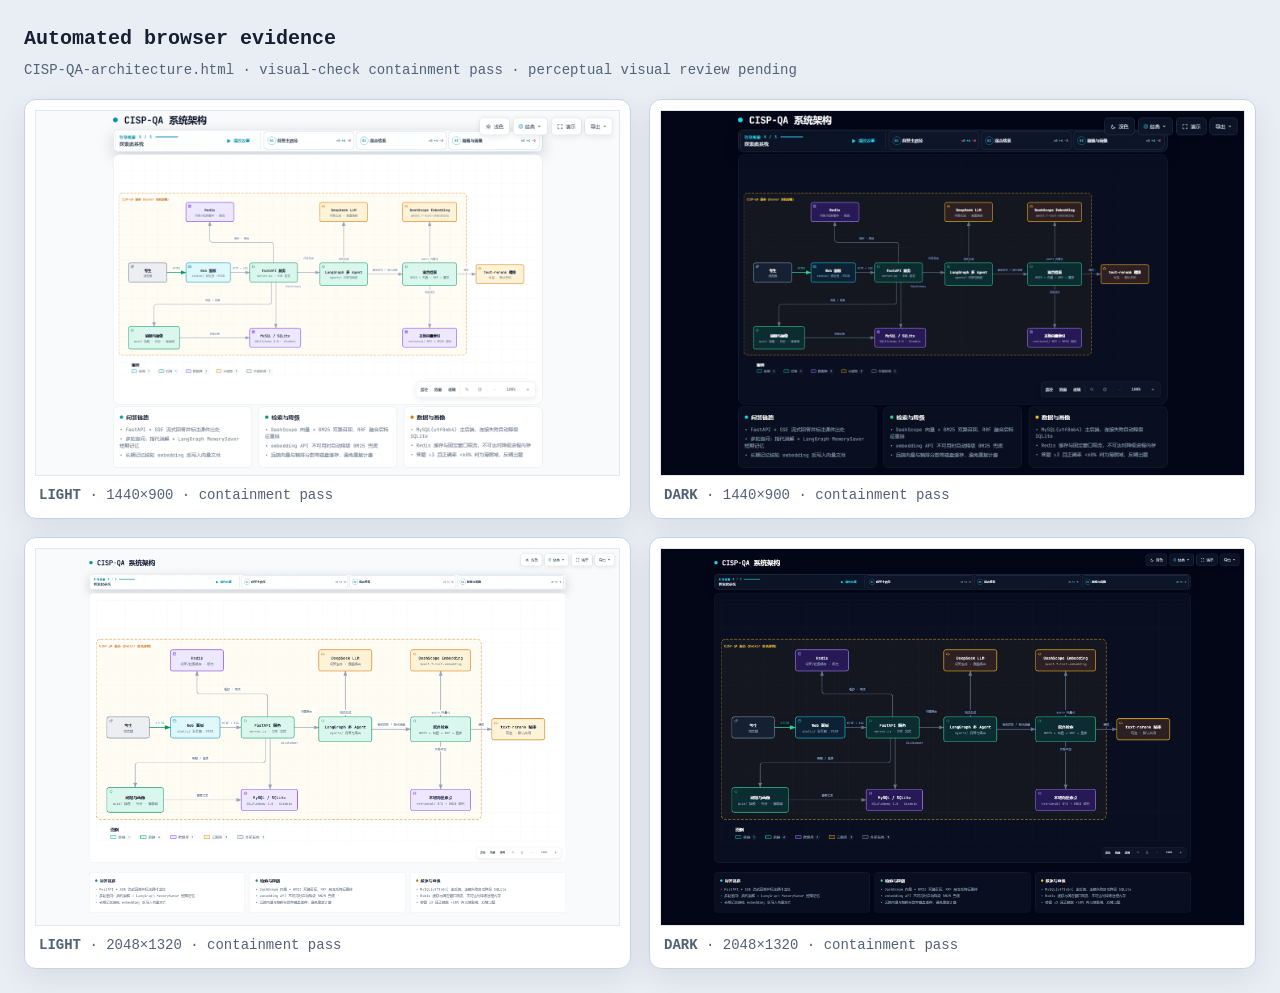
<file: docs/CISP-QA-architecture.visual-check.html>
<!doctype html>
<html lang="en">
<head>
<meta charset="utf-8">
<meta name="viewport" content="width=device-width,initial-scale=1">
<title>Archify automated browser evidence · CISP-QA-architecture.html</title>
<style>
*{box-sizing:border-box}body{margin:0;padding:24px;background:#e9eef5;color:#172033;font:14px/1.5 ui-monospace,SFMono-Regular,Menlo,Consolas,monospace}header{max-width:1500px;margin:0 auto 18px}h1{margin:0 0 6px;font-size:20px}p{margin:0;color:#526176}.grid{max-width:1500px;margin:auto;display:grid;grid-template-columns:repeat(2,minmax(0,1fr));gap:18px}figure{margin:0;padding:10px;background:white;border:1px solid #c9d4e3;border-radius:12px;box-shadow:0 10px 30px rgba(15,23,42,.08)}img{display:block;width:100%;height:auto;border:1px solid #e2e8f0}figcaption{padding:9px 4px 2px;color:#526176}@media(max-width:900px){.grid{grid-template-columns:1fr}}
</style>
</head>
<body>
<header><h1>Automated browser evidence</h1><p>CISP-QA-architecture.html · visual-check containment pass · perceptual visual review pending</p></header>
<main class="grid">
      <figure>
        <img src="CISP-QA-architecture.visual-check.1440x900.light.png" alt="light 1440 by 900">
        <figcaption><strong>LIGHT</strong> · 1440×900 · containment pass</figcaption>
      </figure>
      <figure>
        <img src="CISP-QA-architecture.visual-check.1440x900.dark.png" alt="dark 1440 by 900">
        <figcaption><strong>DARK</strong> · 1440×900 · containment pass</figcaption>
      </figure>
      <figure>
        <img src="CISP-QA-architecture.visual-check.2048x1320.light.png" alt="light 2048 by 1320">
        <figcaption><strong>LIGHT</strong> · 2048×1320 · containment pass</figcaption>
      </figure>
      <figure>
        <img src="CISP-QA-architecture.visual-check.2048x1320.dark.png" alt="dark 2048 by 1320">
        <figcaption><strong>DARK</strong> · 2048×1320 · containment pass</figcaption>
      </figure>
</main>
</body>
</html>
</file>
